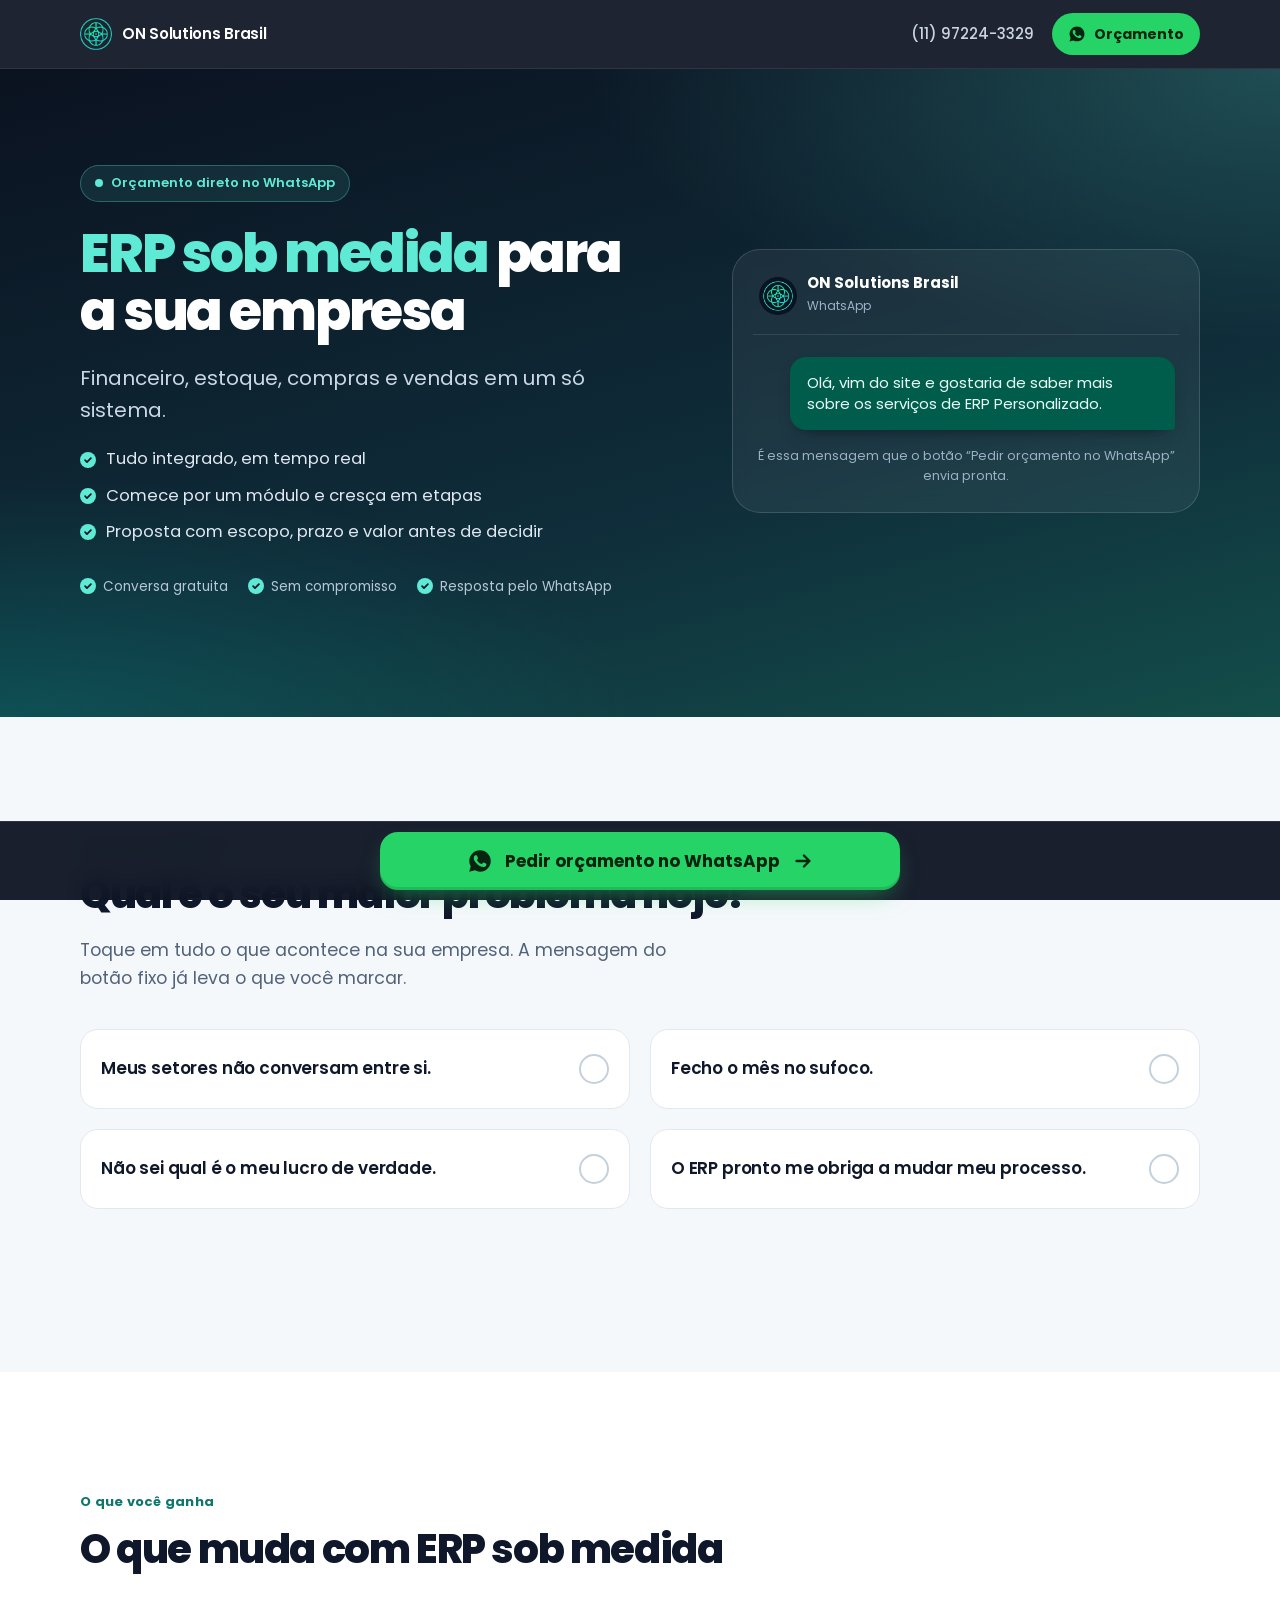
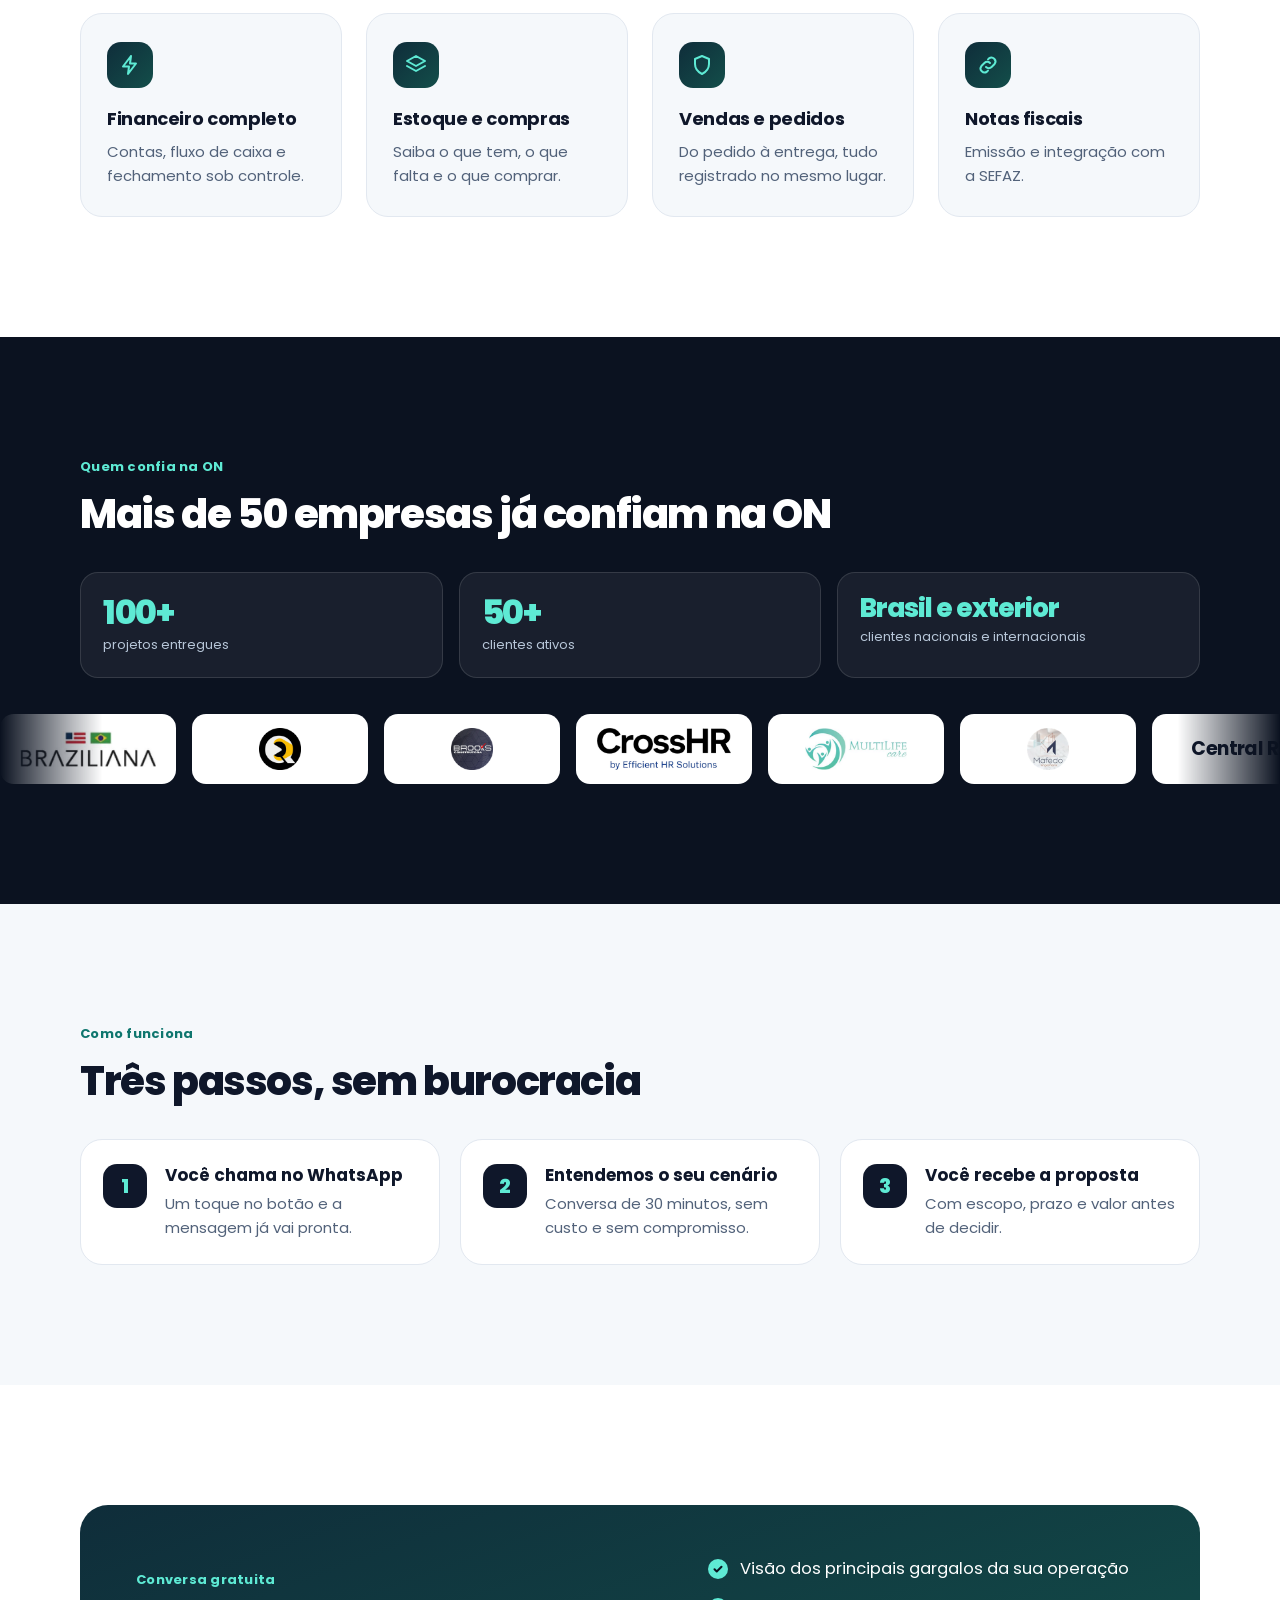
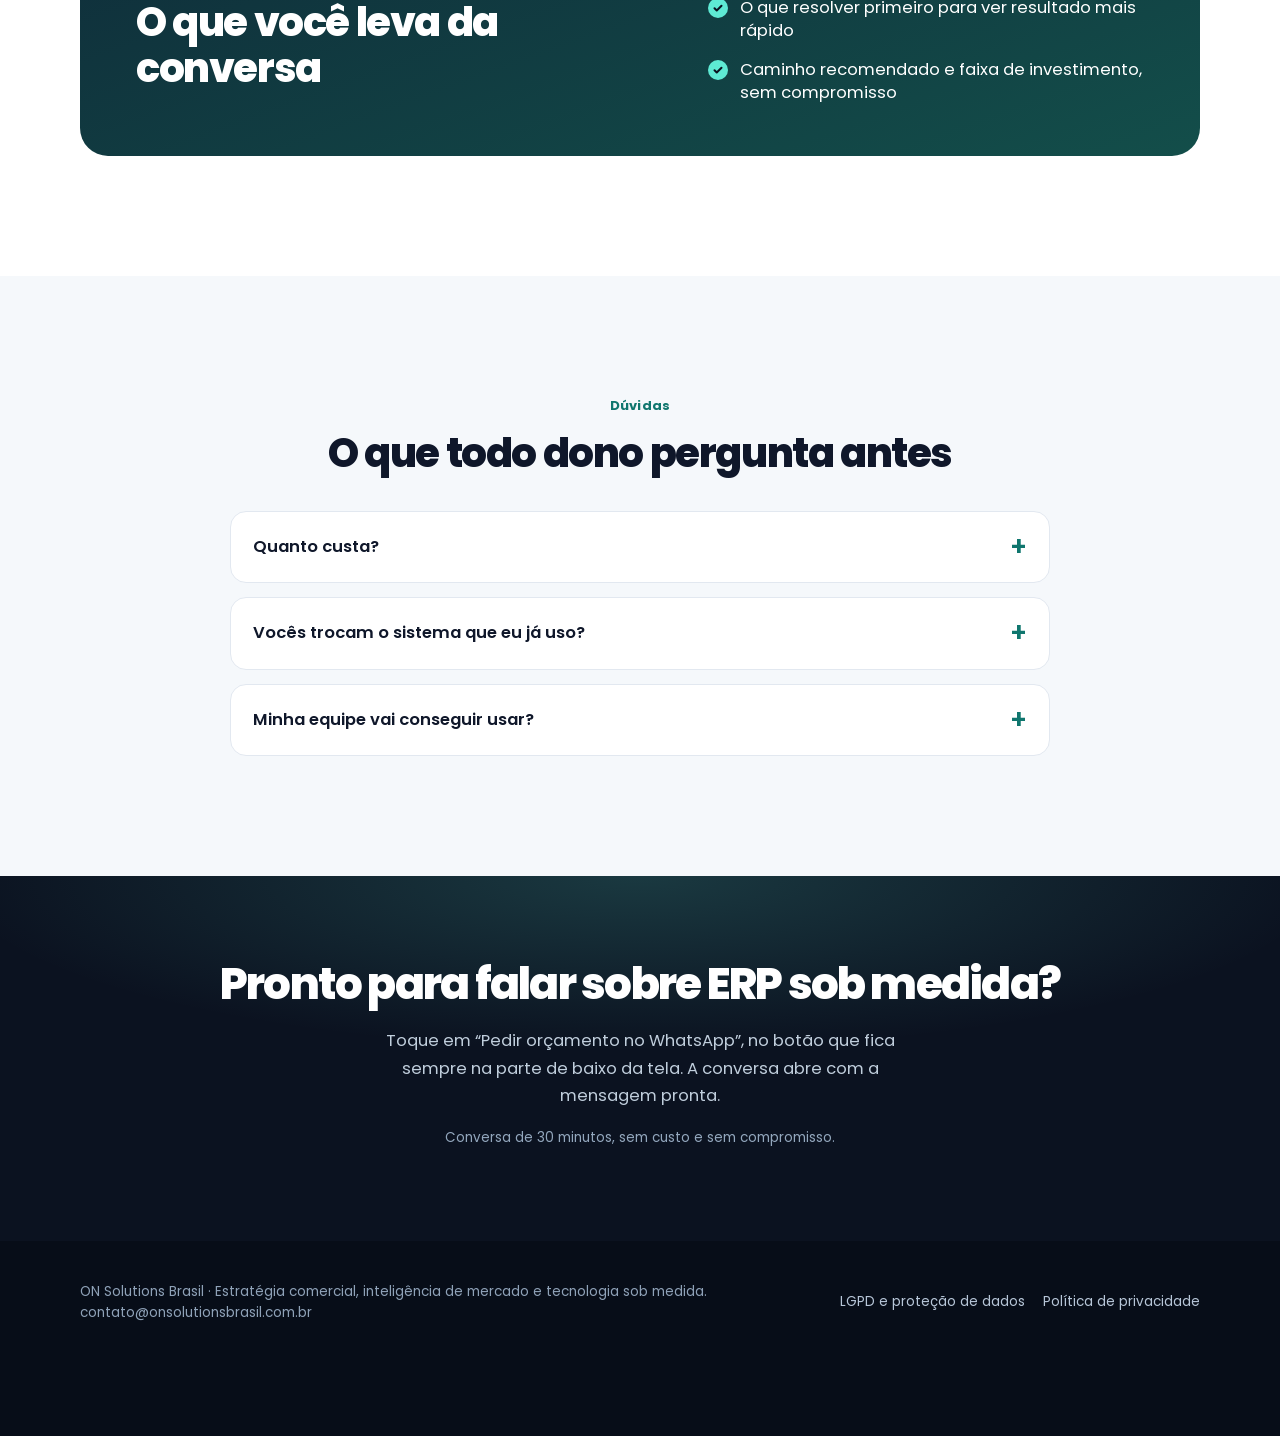
<file: index.html>
<!DOCTYPE html>
<html lang="pt-BR">
<head>
<meta charset="UTF-8">
<meta name="viewport" content="width=device-width, initial-scale=1, viewport-fit=cover">
<meta name="theme-color" content="#0B1220">
<title>ERP Sob Medida | ON Solutions Brasil</title>
<meta name="description" content="Financeiro, estoque, compras e vendas em um só sistema.">
<meta name="robots" content="noindex,follow">
<link rel="canonical" href="https://onsolutionsbrasil.com.br/lp/erp-sob-medida/">
<link rel="icon" type="image/png" href="assets/img/on-solutions-logo.png">
<link rel="apple-touch-icon" href="assets/img/on-solutions-logo.png">
<link rel="preconnect" href="https://fonts.googleapis.com">
<link rel="preconnect" href="https://fonts.gstatic.com" crossorigin>
<link href="https://fonts.googleapis.com/css2?family=Poppins:wght@400;500;600;700;800&display=swap" rel="stylesheet">
<link rel="stylesheet" href="css/styles.css?v=3">
</head>
<body class="l2">
<header class="top"><div class="w top-in">
  <span class="brand"><img src="[data-uri]" alt="" width="32" height="32"><span>ON Solutions<span class="br"> Brasil</span></span></span>
  <div class="top-r">
    <a class="top-phone" data-wa="Olá, vim do site e gostaria de saber mais sobre os serviços de ERP Personalizado." data-pos="topo-telefone" data-wa-main href="#">(11) 97224-3329</a>
    <a class="top-btn" data-wa="Olá, vim do site e gostaria de saber mais sobre os serviços de ERP Personalizado." data-pos="topo" data-wa-main href="#"><svg viewBox="0 0 24 24" aria-hidden="true"><path d="M12.04 2C6.58 2 2.13 6.45 2.13 11.91c0 1.75.46 3.45 1.32 4.95L2.05 22l5.25-1.38a9.9 9.9 0 0 0 4.74 1.21c5.46 0 9.91-4.45 9.91-9.91S17.5 2 12.04 2Zm5.8 14.1c-.25.69-1.45 1.32-2 1.37-.5.05-1.13.07-1.82-.11-.42-.13-.96-.31-1.65-.6-2.9-1.25-4.8-4.17-4.95-4.36-.14-.19-1.18-1.57-1.18-3s.75-2.13 1.02-2.42c.26-.29.57-.36.76-.36h.55c.18 0 .42-.07.65.5.25.58.83 2 .9 2.15.07.14.12.31.02.5-.09.19-.14.31-.28.48-.14.17-.3.37-.43.5-.14.14-.29.29-.12.58.17.29.74 1.22 1.59 1.97 1.09.97 2.01 1.27 2.3 1.41.29.14.46.12.63-.07.17-.19.72-.84.91-1.13.19-.29.38-.24.65-.14.26.1 1.67.79 1.96.93.29.14.48.22.55.34.07.12.07.7-.18 1.39Z"/></svg>Orçamento</a>
  </div>
</div></header>
<main class="view" data-kind="lp2" data-route="lp/erp-sob-medida" data-service="ERP Personalizado" data-title="ERP Sob Medida | ON Solutions Brasil">
<section class="hero">
  <div class="w hero-grid">
    <div>
      <span class="badge"><i></i>Orçamento direto no WhatsApp</span>
      <h1 class="h"><mark>ERP sob medida</mark> para a sua empresa</h1>
      <p class="sub">Financeiro, estoque, compras e vendas em um só sistema.</p>
      <ul class="points"><li>Tudo integrado, em tempo real</li><li>Comece por um módulo e cresça em etapas</li><li>Proposta com escopo, prazo e valor antes de decidir</li></ul>
      <div class="trust"><span>Conversa gratuita</span><span>Sem compromisso</span><span>Resposta pelo WhatsApp</span></div>
    </div>
    <div class="chat">
      <div class="chat-head"><img src="[data-uri]" alt="" width="38" height="38"><div><b>ON Solutions Brasil</b><small>WhatsApp</small></div></div>
      <div class="chat-body">
        <div class="bubble" data-bubble>Olá, vim do site e gostaria de saber mais sobre os serviços de ERP Personalizado.</div>
        <div class="chat-hint">É essa mensagem que o botão “Pedir orçamento no WhatsApp” envia pronta.</div>
      </div>
    </div>
  </div>
</section>
<section class="sec" id="dores">
  <div class="w">
    <div class="eyebrow">Você se reconhece?</div>
    <h2 class="t2">Qual é o seu maior problema hoje?</h2>
    <p class="lead2">Toque em tudo o que acontece na sua empresa. A mensagem do botão fixo já leva o que você marcar.</p>
    <div class="pains" role="group" aria-label="Seu maior desafio"><button type="button" class="pain" aria-pressed="false" data-q="Meus setores não conversam entre si."><span class="qt">Meus setores não conversam entre si.</span><span class="ck"><svg viewBox="0 0 24 24" aria-hidden="true"><path d="M5 12.5l4.5 4.5L19 7.5"/></svg></span></button><button type="button" class="pain" aria-pressed="false" data-q="Fecho o mês no sufoco."><span class="qt">Fecho o mês no sufoco.</span><span class="ck"><svg viewBox="0 0 24 24" aria-hidden="true"><path d="M5 12.5l4.5 4.5L19 7.5"/></svg></span></button><button type="button" class="pain" aria-pressed="false" data-q="Não sei qual é o meu lucro de verdade."><span class="qt">Não sei qual é o meu lucro de verdade.</span><span class="ck"><svg viewBox="0 0 24 24" aria-hidden="true"><path d="M5 12.5l4.5 4.5L19 7.5"/></svg></span></button><button type="button" class="pain" aria-pressed="false" data-q="O ERP pronto me obriga a mudar meu processo."><span class="qt">O ERP pronto me obriga a mudar meu processo.</span><span class="ck"><svg viewBox="0 0 24 24" aria-hidden="true"><path d="M5 12.5l4.5 4.5L19 7.5"/></svg></span></button></div>
    <p class="pains-hint" aria-live="polite" data-hint></p>
  </div>
</section>
<section class="sec sec-w" id="beneficios">
  <div class="w">
    <div class="eyebrow">O que você ganha</div>
    <h2 class="t2">O que muda com ERP sob medida</h2>
    <div class="bens"><div class="ben"><div class="bi"><svg viewBox="0 0 24 24" aria-hidden="true"><path d="M13 3L5 13.5h6L10 21l8-10.5h-6z"/></svg></div><h3>Financeiro completo</h3><p>Contas, fluxo de caixa e fechamento sob controle.</p></div><div class="ben"><div class="bi"><svg viewBox="0 0 24 24" aria-hidden="true"><path d="M12 3l9 5-9 5-9-5z"/><path d="M3 13l9 5 9-5"/></svg></div><h3>Estoque e compras</h3><p>Saiba o que tem, o que falta e o que comprar.</p></div><div class="ben"><div class="bi"><svg viewBox="0 0 24 24" aria-hidden="true"><path d="M12 3l7 3v5c0 4.5-3 8-7 10-4-2-7-5.5-7-10V6z"/></svg></div><h3>Vendas e pedidos</h3><p>Do pedido à entrega, tudo registrado no mesmo lugar.</p></div><div class="ben"><div class="bi"><svg viewBox="0 0 24 24" aria-hidden="true"><path d="M10 14a4 4 0 005.6 0l3-3a4 4 0 00-5.6-5.6l-1 1"/><path d="M14 10a4 4 0 00-5.6 0l-3 3a4 4 0 005.6 5.6l1-1"/></svg></div><h3>Notas fiscais</h3><p>Emissão e integração com a SEFAZ.</p></div></div>
  </div>
</section>
<section class="sec proof" id="clientes">
  <div class="w">
    <div class="eyebrow">Quem confia na ON</div>
    <h2 class="t2">Mais de 50 empresas já confiam na ON</h2>
    <div class="stats">
      <div class="stat"><b>100+</b><span>projetos entregues</span></div>
      <div class="stat"><b>50+</b><span>clientes ativos</span></div>
      <div class="stat wide"><b>Brasil e exterior</b><span>clientes nacionais e internacionais</span></div>
    </div>
  </div>
  <div class="marq marquee" data-marquee aria-label="Clientes da ON Solutions"><div class="track" data-track><div class="chip"><img src="[data-uri]" alt="Logo Braziliana" decoding="async"></div><div class="chip"><img src="[data-uri]" alt="Logo Quatri Automação" decoding="async"></div><div class="chip"><img src="[data-uri]" alt="Logo Brooks Construtora" decoding="async"></div><div class="chip"><img src="[data-uri]" alt="Logo CrossHR" decoding="async"></div><div class="chip"><img src="[data-uri]" alt="Logo MultiLife Care" decoding="async"></div><div class="chip"><img src="[data-uri]" alt="Logo Mafedo Engenharia" decoding="async"></div><div class="chip"><span class="wm">Central RZ</span></div></div></div>
</section>
<section class="sec" id="como-funciona">
  <div class="w">
    <div class="eyebrow">Como funciona</div>
    <h2 class="t2">Três passos, sem burocracia</h2>
    <div class="steps2"><div class="st"><div class="n">1</div><div><b>Você chama no WhatsApp</b><p>Um toque no botão e a mensagem já vai pronta.</p></div></div><div class="st"><div class="n">2</div><div><b>Entendemos o seu cenário</b><p>Conversa de 30 minutos, sem custo e sem compromisso.</p></div></div><div class="st"><div class="n">3</div><div><b>Você recebe a proposta</b><p>Com escopo, prazo e valor antes de decidir.</p></div></div></div>
  </div>
</section>
<section class="sec sec-w" id="oferta">
  <div class="w">
    <div class="offer">
      <div>
        <div class="eyebrow" style="color:var(--mint)">Conversa gratuita</div>
        <h2 class="t2">O que você leva da conversa</h2>
      </div>
      <ul>
        <li>Visão dos principais gargalos da sua operação</li>
        <li>O que resolver primeiro para ver resultado mais rápido</li>
        <li>Caminho recomendado e faixa de investimento, sem compromisso</li>
      </ul>
    </div>
  </div>
</section>
<section class="sec" id="duvidas">
  <div class="w">
    <div class="eyebrow">Dúvidas</div>
    <h2 class="t2">O que todo dono pergunta antes</h2>
    <div class="faq"><details><summary>Quanto custa?</summary><p>Depende do que a sua empresa precisa. Na conversa gratuita entendemos o seu cenário e você recebe uma proposta com escopo, prazo e valor antes de decidir.</p></details><details><summary>Vocês trocam o sistema que eu já uso?</summary><p>Nem sempre. Dá para integrar o que você já tem e criar só o que falta.</p></details><details><summary>Minha equipe vai conseguir usar?</summary><p>A solução é desenhada em cima da rotina que sua equipe já tem, e não o contrário. Treinamos o time e acompanhamos o início de uso até todo mundo estar seguro.</p></details></div>
  </div>
</section>
<section class="final" id="conversa">
  <div class="w">
    <h2 class="h2 final-t">Pronto para falar sobre ERP sob medida?</h2>
    <p class="lead3">Toque em “Pedir orçamento no WhatsApp”, no botão que fica sempre na parte de baixo da tela. A conversa abre com a mensagem pronta.</p>
    <p class="note">Conversa de 30 minutos, sem custo e sem compromisso.</p>
  </div>
</section>
</main>
<footer class="foot"><div class="w foot-in">
  <div>ON Solutions Brasil · Estratégia comercial, inteligência de mercado e tecnologia sob medida.<br>contato@onsolutionsbrasil.com.br</div>
  <div class="lk"><a href="/lgpd/">LGPD e proteção de dados</a><a href="/politica-de-privacidade/">Política de privacidade</a></div>
</div></footer>
<div class="sticky"><a class="cta" data-wa="Olá, vim do site e gostaria de saber mais sobre os serviços de ERP Personalizado." data-pos="barra-fixa" data-wa-main href="#"><svg viewBox="0 0 24 24" aria-hidden="true"><path d="M12.04 2C6.58 2 2.13 6.45 2.13 11.91c0 1.75.46 3.45 1.32 4.95L2.05 22l5.25-1.38a9.9 9.9 0 0 0 4.74 1.21c5.46 0 9.91-4.45 9.91-9.91S17.5 2 12.04 2Zm5.8 14.1c-.25.69-1.45 1.32-2 1.37-.5.05-1.13.07-1.82-.11-.42-.13-.96-.31-1.65-.6-2.9-1.25-4.8-4.17-4.95-4.36-.14-.19-1.18-1.57-1.18-3s.75-2.13 1.02-2.42c.26-.29.57-.36.76-.36h.55c.18 0 .42-.07.65.5.25.58.83 2 .9 2.15.07.14.12.31.02.5-.09.19-.14.31-.28.48-.14.17-.3.37-.43.5-.14.14-.29.29-.12.58.17.29.74 1.22 1.59 1.97 1.09.97 2.01 1.27 2.3 1.41.29.14.46.12.63-.07.17-.19.72-.84.91-1.13.19-.29.38-.24.65-.14.26.1 1.67.79 1.96.93.29.14.48.22.55.34.07.12.07.7-.18 1.39Z"/></svg><span>Pedir orçamento no WhatsApp</span><svg class="arr" viewBox="0 0 24 24" aria-hidden="true"><path d="M5 12h14M13 6l6 6-6 6"/></svg></a></div>
<script src="js/main.js?v=2"></script>
</body>
</html>
</file>
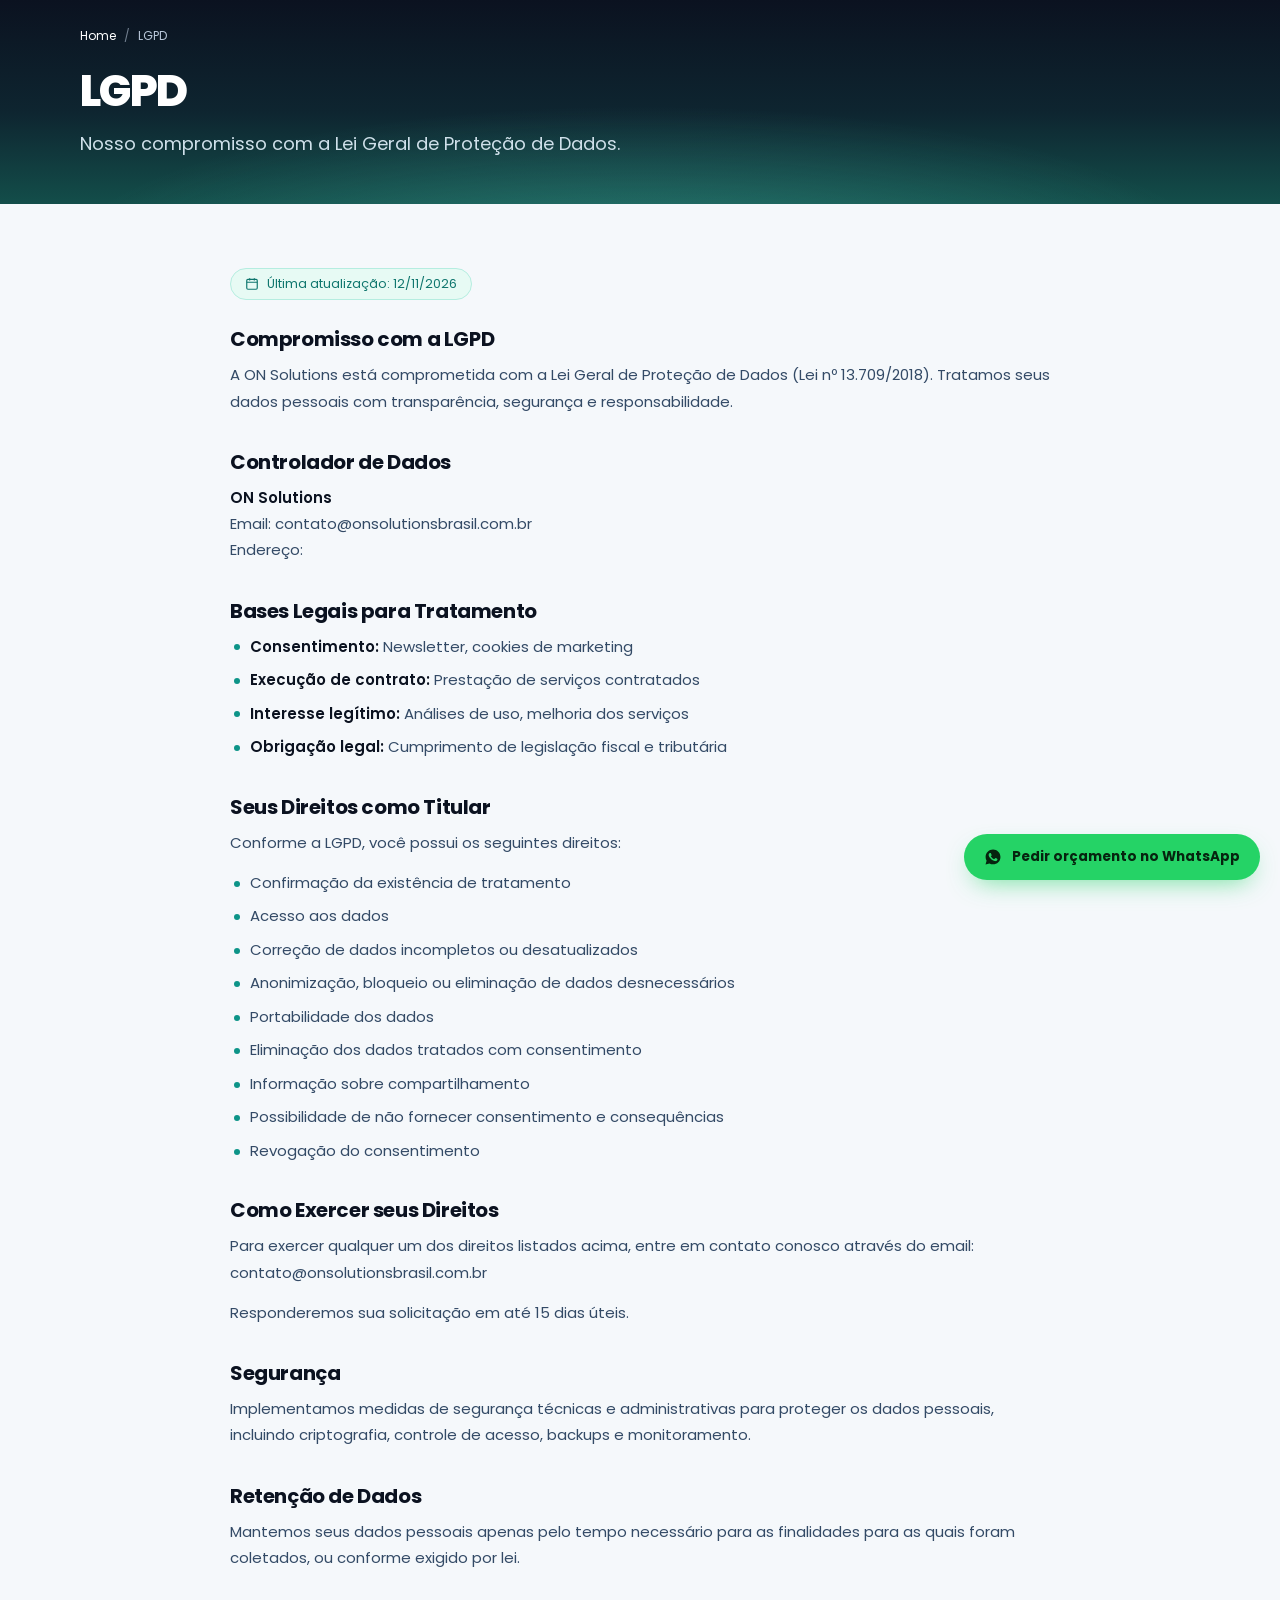
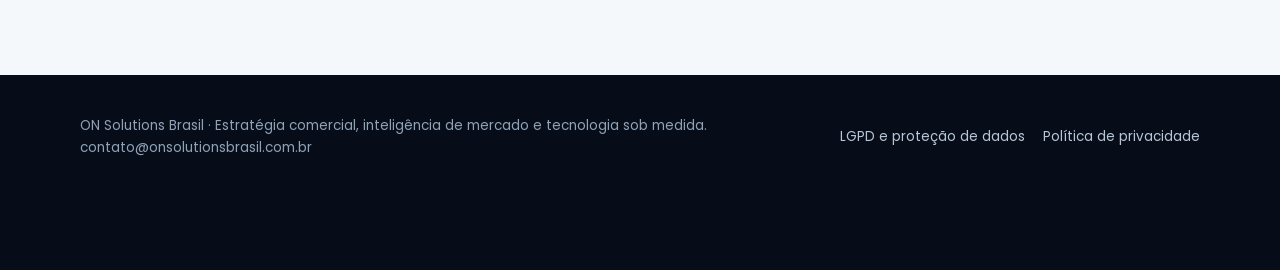
<file: lgpd/index.html>
<!DOCTYPE html>
<html lang="pt-BR">
<head>
<meta charset="UTF-8">
<meta name="viewport" content="width=device-width, initial-scale=1, viewport-fit=cover">
<meta name="theme-color" content="#0B1220">
<title>LGPD | ON Solutions Brasil</title>
<meta name="description" content="Nosso compromisso com a Lei Geral de Proteção de Dados (Lei nº 13.709/2018).">
<link rel="canonical" href="https://onsolutionsbrasil.com.br/lgpd">
<link rel="icon" type="image/png" href="../assets/img/on-solutions-logo.png">
<link rel="preconnect" href="https://fonts.googleapis.com">
<link rel="preconnect" href="https://fonts.gstatic.com" crossorigin>
<link href="https://fonts.googleapis.com/css2?family=Poppins:wght@400;500;600;700;800&display=swap" rel="stylesheet">
<link rel="stylesheet" href="../css/styles.css?v=4">
</head>
<body class="legal-page">
<section class="lhero"><div class="w">
  <nav class="crumb" aria-label="Você está em"><a href="../">Home</a><i>/</i><span>LGPD</span></nav>
  <h1>LGPD</h1>
  <p>Nosso compromisso com a Lei Geral de Proteção de Dados.</p>
</div></section>
<main class="legal"><div class="w">
  <article class="legal-box">
    <div class="upd"><svg viewBox="0 0 24 24" aria-hidden="true"><rect x="3" y="4" width="18" height="17" rx="2"/><path d="M3 9h18M8 2v4M16 2v4"/></svg>Última atualização: 12/11/2026</div>
    <h2>Compromisso com a LGPD</h2>
    <p>A ON Solutions está comprometida com a Lei Geral de Proteção de Dados (Lei nº 13.709/2018). Tratamos seus dados pessoais com transparência, segurança e responsabilidade.</p>
    <h2>Controlador de Dados</h2>
    <p><strong>ON Solutions</strong><br>Email: contato@onsolutionsbrasil.com.br<br>Endereço:</p>
    <h2>Bases Legais para Tratamento</h2>
    <ul>
      <li><strong>Consentimento:</strong> Newsletter, cookies de marketing</li>
      <li><strong>Execução de contrato:</strong> Prestação de serviços contratados</li>
      <li><strong>Interesse legítimo:</strong> Análises de uso, melhoria dos serviços</li>
      <li><strong>Obrigação legal:</strong> Cumprimento de legislação fiscal e tributária</li>
    </ul>
    <h2>Seus Direitos como Titular</h2>
    <p>Conforme a LGPD, você possui os seguintes direitos:</p>
    <ul>
      <li>Confirmação da existência de tratamento</li>
      <li>Acesso aos dados</li>
      <li>Correção de dados incompletos ou desatualizados</li>
      <li>Anonimização, bloqueio ou eliminação de dados desnecessários</li>
      <li>Portabilidade dos dados</li>
      <li>Eliminação dos dados tratados com consentimento</li>
      <li>Informação sobre compartilhamento</li>
      <li>Possibilidade de não fornecer consentimento e consequências</li>
      <li>Revogação do consentimento</li>
    </ul>
    <h2>Como Exercer seus Direitos</h2>
    <p>Para exercer qualquer um dos direitos listados acima, entre em contato conosco através do email: contato@onsolutionsbrasil.com.br</p>
    <p>Responderemos sua solicitação em até 15 dias úteis.</p>
    <h2>Segurança</h2>
    <p>Implementamos medidas de segurança técnicas e administrativas para proteger os dados pessoais, incluindo criptografia, controle de acesso, backups e monitoramento.</p>
    <h2>Retenção de Dados</h2>
    <p>Mantemos seus dados pessoais apenas pelo tempo necessário para as finalidades para as quais foram coletados, ou conforme exigido por lei.</p>
  </article>
</div></main>
<footer class="foot"><div class="w foot-in">
  <div>ON Solutions Brasil · Estratégia comercial, inteligência de mercado e tecnologia sob medida.<br>contato@onsolutionsbrasil.com.br</div>
  <div class="lk"><a href="../lgpd/">LGPD e proteção de dados</a><a href="../politica-de-privacidade/">Política de privacidade</a></div>
</div></footer>
<a class="wa-fab" href="https://wa.me/5511972243329?text=Ol%C3%A1%2C%20vim%20do%20site%20e%20gostaria%20de%20saber%20mais%20sobre%20os%20servi%C3%A7os%20da%20ON%20Solutions." target="_blank" rel="noopener"><svg viewBox="0 0 24 24" aria-hidden="true"><path d="M12.04 2C6.58 2 2.13 6.45 2.13 11.91c0 1.75.46 3.45 1.32 4.95L2.05 22l5.25-1.38a9.9 9.9 0 0 0 4.74 1.21c5.46 0 9.91-4.45 9.91-9.91S17.5 2 12.04 2Zm5.8 14.1c-.25.69-1.45 1.32-2 1.37-.5.05-1.13.07-1.82-.11-.42-.13-.96-.31-1.65-.6-2.9-1.25-4.8-4.17-4.95-4.36-.14-.19-1.18-1.57-1.18-3s.75-2.13 1.02-2.42c.26-.29.57-.36.76-.36h.55c.18 0 .42-.07.65.5.25.58.83 2 .9 2.15.07.14.12.31.02.5-.09.19-.14.31-.28.48-.14.17-.3.37-.43.5-.14.14-.29.29-.12.58.17.29.74 1.22 1.59 1.97 1.09.97 2.01 1.27 2.3 1.41.29.14.46.12.63-.07.17-.19.72-.84.91-1.13.19-.29.38-.24.65-.14.26.1 1.67.79 1.96.93.29.14.48.22.55.34.07.12.07.7-.18 1.39Z"/></svg>Pedir orçamento no WhatsApp</a>
</body>
</html>
</file>
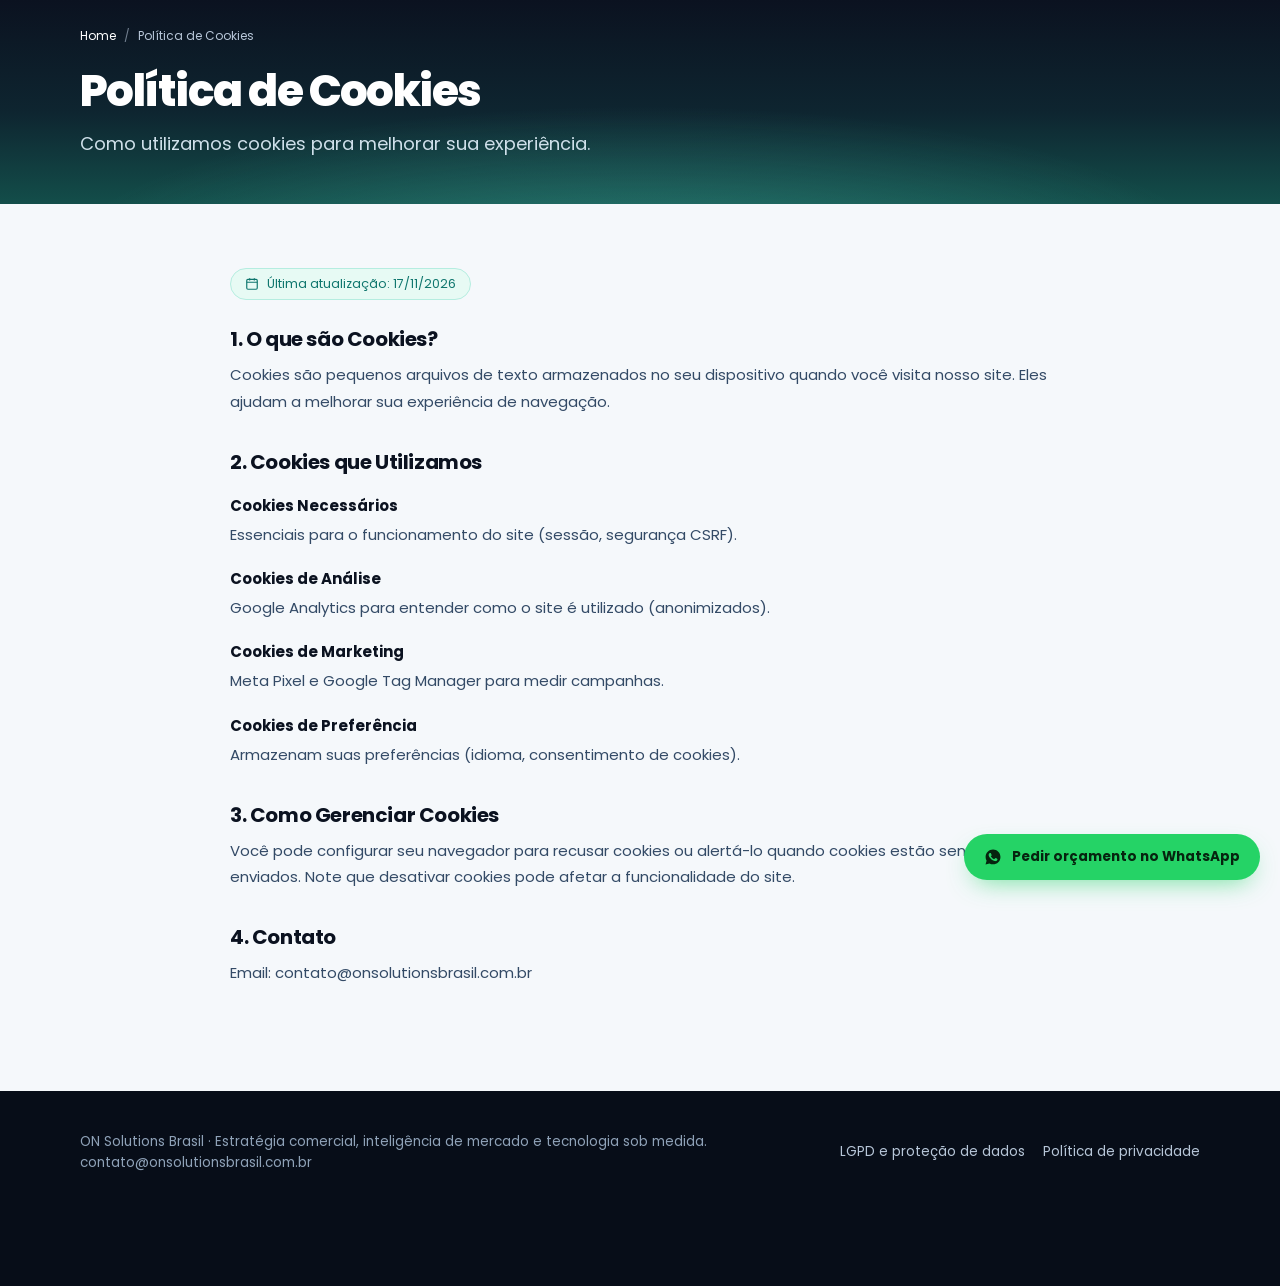
<file: politica-de-cookies/index.html>
<!DOCTYPE html>
<html lang="pt-BR">
<head>
<meta charset="UTF-8">
<meta name="viewport" content="width=device-width, initial-scale=1, viewport-fit=cover">
<meta name="theme-color" content="#0B1220">
<title>Política de Cookies | ON Solutions Brasil</title>
<meta name="description" content="Como a ON Solutions Brasil utiliza cookies para melhorar sua experiência.">
<link rel="canonical" href="https://onsolutionsbrasil.com.br/politica-de-cookies">
<link rel="icon" type="image/png" href="../assets/img/on-solutions-logo.png">
<link rel="preconnect" href="https://fonts.googleapis.com">
<link rel="preconnect" href="https://fonts.gstatic.com" crossorigin>
<link href="https://fonts.googleapis.com/css2?family=Poppins:wght@400;500;600;700;800&display=swap" rel="stylesheet">
<link rel="stylesheet" href="../css/styles.css?v=4">
</head>
<body class="legal-page">
<section class="lhero"><div class="w">
  <nav class="crumb" aria-label="Você está em"><a href="../">Home</a><i>/</i><span>Política de Cookies</span></nav>
  <h1>Política de Cookies</h1>
  <p>Como utilizamos cookies para melhorar sua experiência.</p>
</div></section>
<main class="legal"><div class="w">
  <article class="legal-box">
    <div class="upd"><svg viewBox="0 0 24 24" aria-hidden="true"><rect x="3" y="4" width="18" height="17" rx="2"/><path d="M3 9h18M8 2v4M16 2v4"/></svg>Última atualização: 17/11/2026</div>
    <h2>1. O que são Cookies?</h2>
    <p>Cookies são pequenos arquivos de texto armazenados no seu dispositivo quando você visita nosso site. Eles ajudam a melhorar sua experiência de navegação.</p>
    <h2>2. Cookies que Utilizamos</h2>
    <h3>Cookies Necessários</h3>
    <p>Essenciais para o funcionamento do site (sessão, segurança CSRF).</p>
    <h3>Cookies de Análise</h3>
    <p>Google Analytics para entender como o site é utilizado (anonimizados).</p>
    <h3>Cookies de Marketing</h3>
    <p>Meta Pixel e Google Tag Manager para medir campanhas.</p>
    <h3>Cookies de Preferência</h3>
    <p>Armazenam suas preferências (idioma, consentimento de cookies).</p>
    <h2>3. Como Gerenciar Cookies</h2>
    <p>Você pode configurar seu navegador para recusar cookies ou alertá-lo quando cookies estão sendo enviados. Note que desativar cookies pode afetar a funcionalidade do site.</p>
    <h2>4. Contato</h2>
    <p>Email: contato@onsolutionsbrasil.com.br</p>
  </article>
</div></main>
<footer class="foot"><div class="w foot-in">
  <div>ON Solutions Brasil · Estratégia comercial, inteligência de mercado e tecnologia sob medida.<br>contato@onsolutionsbrasil.com.br</div>
  <div class="lk"><a href="../lgpd/">LGPD e proteção de dados</a><a href="../politica-de-privacidade/">Política de privacidade</a></div>
</div></footer>
<a class="wa-fab" href="https://wa.me/5511972243329?text=Ol%C3%A1%2C%20vim%20do%20site%20e%20gostaria%20de%20saber%20mais%20sobre%20os%20servi%C3%A7os%20da%20ON%20Solutions." target="_blank" rel="noopener"><svg viewBox="0 0 24 24" aria-hidden="true"><path d="M12.04 2C6.58 2 2.13 6.45 2.13 11.91c0 1.75.46 3.45 1.32 4.95L2.05 22l5.25-1.38a9.9 9.9 0 0 0 4.74 1.21c5.46 0 9.91-4.45 9.91-9.91S17.5 2 12.04 2Zm5.8 14.1c-.25.69-1.45 1.32-2 1.37-.5.05-1.13.07-1.82-.11-.42-.13-.96-.31-1.65-.6-2.9-1.25-4.8-4.17-4.95-4.36-.14-.19-1.18-1.57-1.18-3s.75-2.13 1.02-2.42c.26-.29.57-.36.76-.36h.55c.18 0 .42-.07.65.5.25.58.83 2 .9 2.15.07.14.12.31.02.5-.09.19-.14.31-.28.48-.14.17-.3.37-.43.5-.14.14-.29.29-.12.58.17.29.74 1.22 1.59 1.97 1.09.97 2.01 1.27 2.3 1.41.29.14.46.12.63-.07.17-.19.72-.84.91-1.13.19-.29.38-.24.65-.14.26.1 1.67.79 1.96.93.29.14.48.22.55.34.07.12.07.7-.18 1.39Z"/></svg>Pedir orçamento no WhatsApp</a>
</body>
</html>
</file>
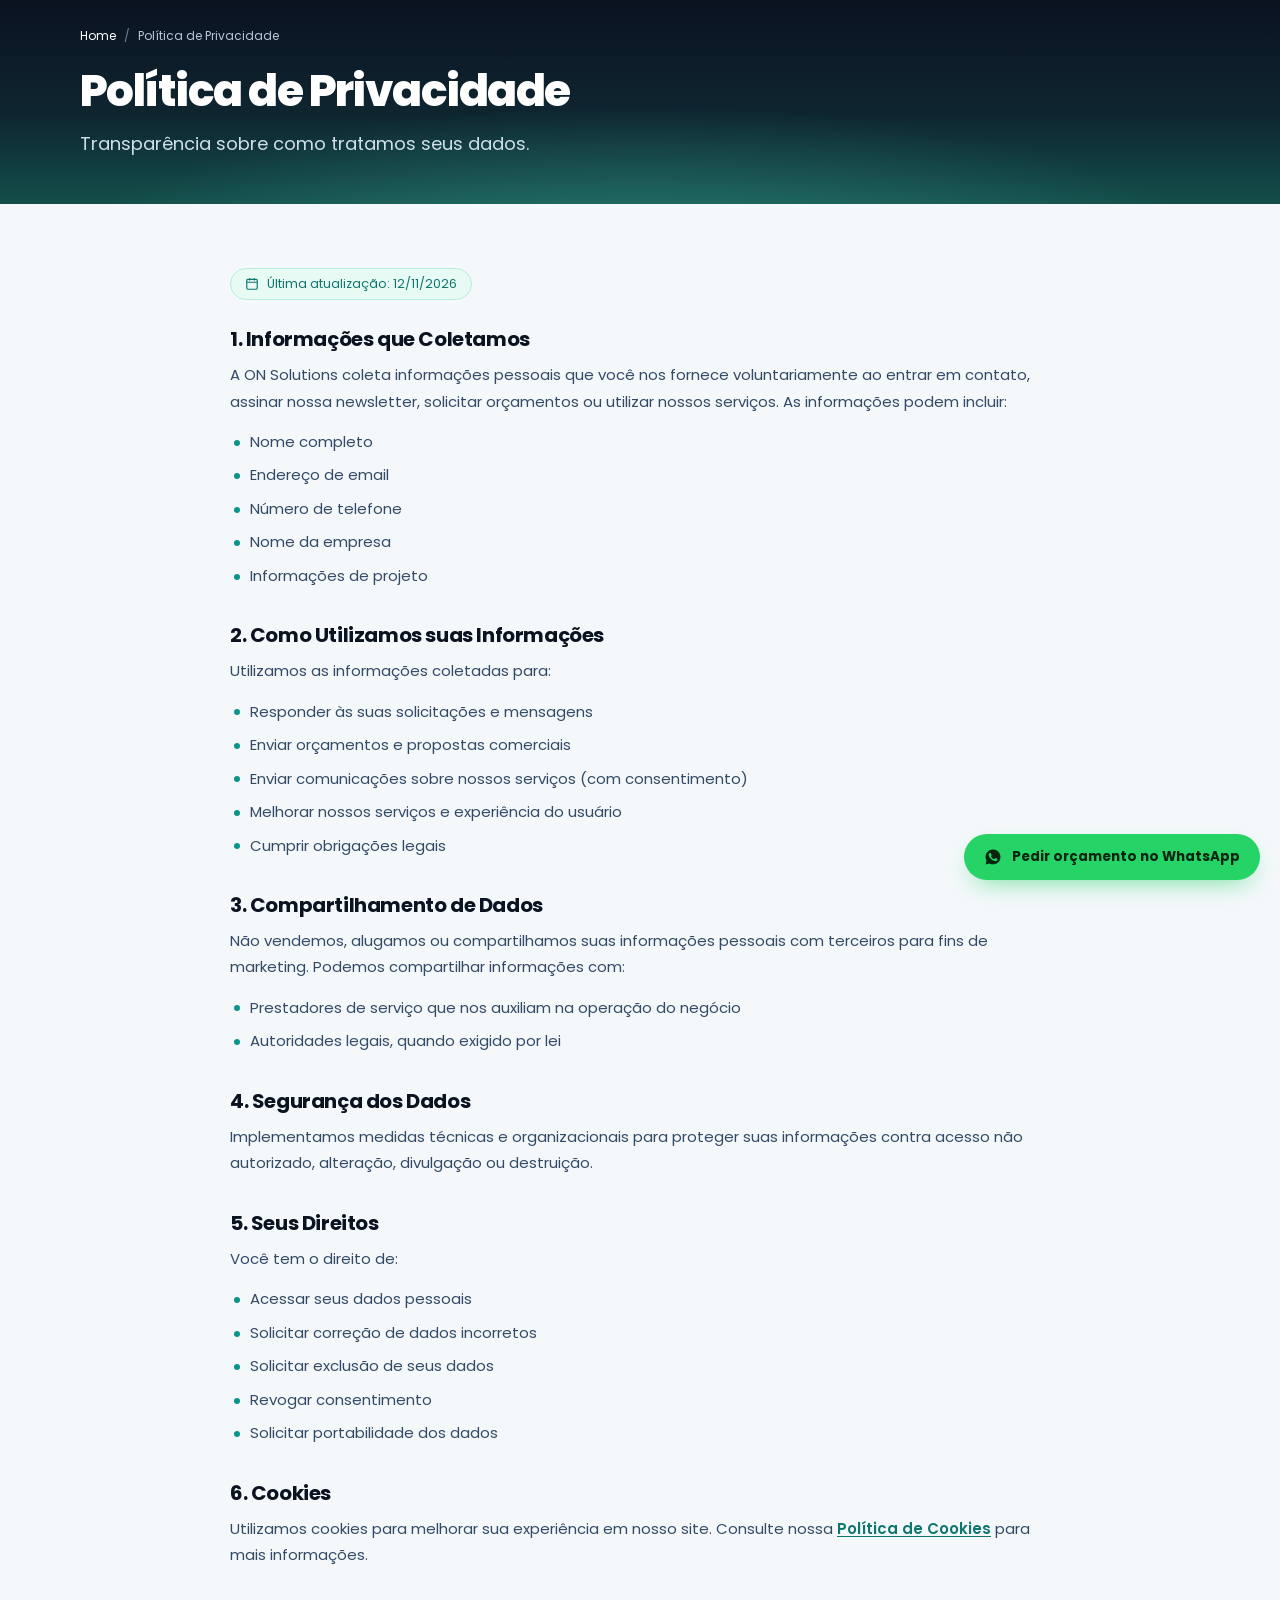
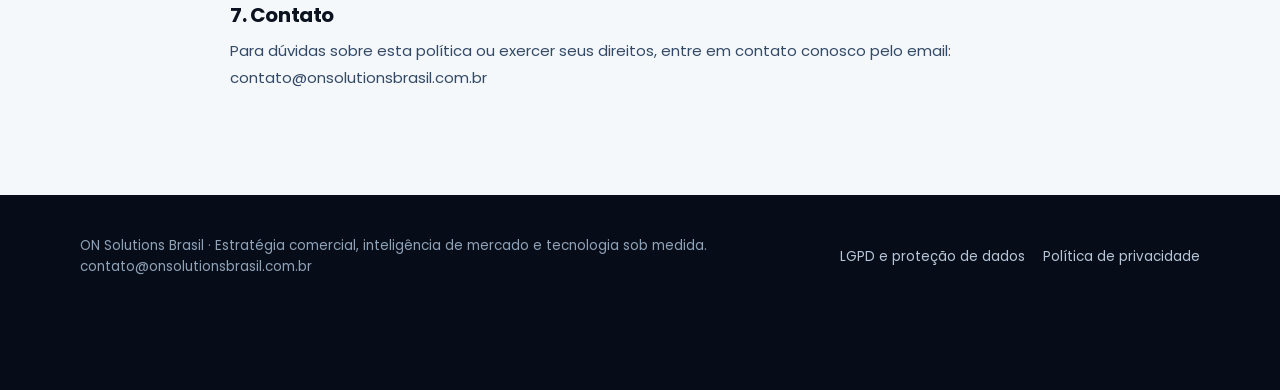
<file: politica-de-privacidade/index.html>
<!DOCTYPE html>
<html lang="pt-BR">
<head>
<meta charset="UTF-8">
<meta name="viewport" content="width=device-width, initial-scale=1, viewport-fit=cover">
<meta name="theme-color" content="#0B1220">
<title>Política de Privacidade | ON Solutions Brasil</title>
<meta name="description" content="Transparência sobre como a ON Solutions Brasil trata seus dados.">
<link rel="canonical" href="https://onsolutionsbrasil.com.br/politica-de-privacidade">
<link rel="icon" type="image/png" href="../assets/img/on-solutions-logo.png">
<link rel="preconnect" href="https://fonts.googleapis.com">
<link rel="preconnect" href="https://fonts.gstatic.com" crossorigin>
<link href="https://fonts.googleapis.com/css2?family=Poppins:wght@400;500;600;700;800&display=swap" rel="stylesheet">
<link rel="stylesheet" href="../css/styles.css?v=4">
</head>
<body class="legal-page">
<section class="lhero"><div class="w">
  <nav class="crumb" aria-label="Você está em"><a href="../">Home</a><i>/</i><span>Política de Privacidade</span></nav>
  <h1>Política de Privacidade</h1>
  <p>Transparência sobre como tratamos seus dados.</p>
</div></section>
<main class="legal"><div class="w">
  <article class="legal-box">
    <div class="upd"><svg viewBox="0 0 24 24" aria-hidden="true"><rect x="3" y="4" width="18" height="17" rx="2"/><path d="M3 9h18M8 2v4M16 2v4"/></svg>Última atualização: 12/11/2026</div>
    <h2>1. Informações que Coletamos</h2>
    <p>A ON Solutions coleta informações pessoais que você nos fornece voluntariamente ao entrar em contato, assinar nossa newsletter, solicitar orçamentos ou utilizar nossos serviços. As informações podem incluir:</p>
    <ul>
      <li>Nome completo</li>
      <li>Endereço de email</li>
      <li>Número de telefone</li>
      <li>Nome da empresa</li>
      <li>Informações de projeto</li>
    </ul>
    <h2>2. Como Utilizamos suas Informações</h2>
    <p>Utilizamos as informações coletadas para:</p>
    <ul>
      <li>Responder às suas solicitações e mensagens</li>
      <li>Enviar orçamentos e propostas comerciais</li>
      <li>Enviar comunicações sobre nossos serviços (com consentimento)</li>
      <li>Melhorar nossos serviços e experiência do usuário</li>
      <li>Cumprir obrigações legais</li>
    </ul>
    <h2>3. Compartilhamento de Dados</h2>
    <p>Não vendemos, alugamos ou compartilhamos suas informações pessoais com terceiros para fins de marketing. Podemos compartilhar informações com:</p>
    <ul>
      <li>Prestadores de serviço que nos auxiliam na operação do negócio</li>
      <li>Autoridades legais, quando exigido por lei</li>
    </ul>
    <h2>4. Segurança dos Dados</h2>
    <p>Implementamos medidas técnicas e organizacionais para proteger suas informações contra acesso não autorizado, alteração, divulgação ou destruição.</p>
    <h2>5. Seus Direitos</h2>
    <p>Você tem o direito de:</p>
    <ul>
      <li>Acessar seus dados pessoais</li>
      <li>Solicitar correção de dados incorretos</li>
      <li>Solicitar exclusão de seus dados</li>
      <li>Revogar consentimento</li>
      <li>Solicitar portabilidade dos dados</li>
    </ul>
    <h2>6. Cookies</h2>
    <p>Utilizamos cookies para melhorar sua experiência em nosso site. Consulte nossa <a href="../politica-de-cookies/">Política de Cookies</a> para mais informações.</p>
    <h2>7. Contato</h2>
    <p>Para dúvidas sobre esta política ou exercer seus direitos, entre em contato conosco pelo email: contato@onsolutionsbrasil.com.br</p>
  </article>
</div></main>
<footer class="foot"><div class="w foot-in">
  <div>ON Solutions Brasil · Estratégia comercial, inteligência de mercado e tecnologia sob medida.<br>contato@onsolutionsbrasil.com.br</div>
  <div class="lk"><a href="../lgpd/">LGPD e proteção de dados</a><a href="../politica-de-privacidade/">Política de privacidade</a></div>
</div></footer>
<a class="wa-fab" href="https://wa.me/5511972243329?text=Ol%C3%A1%2C%20vim%20do%20site%20e%20gostaria%20de%20saber%20mais%20sobre%20os%20servi%C3%A7os%20da%20ON%20Solutions." target="_blank" rel="noopener"><svg viewBox="0 0 24 24" aria-hidden="true"><path d="M12.04 2C6.58 2 2.13 6.45 2.13 11.91c0 1.75.46 3.45 1.32 4.95L2.05 22l5.25-1.38a9.9 9.9 0 0 0 4.74 1.21c5.46 0 9.91-4.45 9.91-9.91S17.5 2 12.04 2Zm5.8 14.1c-.25.69-1.45 1.32-2 1.37-.5.05-1.13.07-1.82-.11-.42-.13-.96-.31-1.65-.6-2.9-1.25-4.8-4.17-4.95-4.36-.14-.19-1.18-1.57-1.18-3s.75-2.13 1.02-2.42c.26-.29.57-.36.76-.36h.55c.18 0 .42-.07.65.5.25.58.83 2 .9 2.15.07.14.12.31.02.5-.09.19-.14.31-.28.48-.14.17-.3.37-.43.5-.14.14-.29.29-.12.58.17.29.74 1.22 1.59 1.97 1.09.97 2.01 1.27 2.3 1.41.29.14.46.12.63-.07.17-.19.72-.84.91-1.13.19-.29.38-.24.65-.14.26.1 1.67.79 1.96.93.29.14.48.22.55.34.07.12.07.7-.18 1.39Z"/></svg>Pedir orçamento no WhatsApp</a>
</body>
</html>
</file>
<file: css/styles.css>
:root{
  --ink:#0B1220;
  --navy:#0F172A;
  --bg:#F5F8FB;
  --line:#E2E8F0;
  --text:#0F172A;
  --soft:#52627A;
  --mint:#5EEAD4;
  --teal:#0D9488;
  --tealD:#0F766E;
  --wa:#25D366;
  --waD:#1EBE5B;
  --font:"Poppins","Segoe UI",system-ui,-apple-system,sans-serif;
}
*,*::before,*::after{box-sizing:border-box}
html{scroll-behavior:smooth;-webkit-text-size-adjust:100%}
body{margin:0;font-family:var(--font);color:var(--text);background:var(--bg);line-height:1.6;font-size:16px;-webkit-font-smoothing:antialiased;overflow-x:hidden}
h1,h2,h3,p,ul{margin:0}
ul{padding:0;list-style:none}
a{color:inherit}
img{display:block;max-width:100%}
.w{width:min(1120px,100% - 40px);margin-inline:auto}
:focus-visible{outline:3px solid var(--teal);outline-offset:3px;border-radius:10px}
.top :focus-visible,.hero :focus-visible,.proof :focus-visible,.final :focus-visible,.sticky :focus-visible{outline-color:var(--mint)}

/* ---------- Header ---------- */
.top{position:sticky;top:0;z-index:50;background:rgba(11,18,32,.92);backdrop-filter:blur(12px);-webkit-backdrop-filter:blur(12px);border-bottom:1px solid rgba(255,255,255,.08);transition:transform .3s ease}
.top.hide{transform:translateY(-100%)}
.top-in{display:flex;align-items:center;justify-content:space-between;height:60px;gap:12px}
.brand{display:flex;align-items:center;gap:10px;color:#fff;font-weight:600;font-size:15px;letter-spacing:-.02em;white-space:nowrap}
.brand img{width:32px;height:32px}
/* Marca textual (placeholder do logotipo raster da ON Solutions) */
.brand-mark{flex:none;width:32px;height:32px;border-radius:9px;background:linear-gradient(135deg,#0F2D3A,#134E4A);color:var(--mint);font-weight:800;font-size:13px;letter-spacing:.02em;display:grid;place-items:center}
.top-r{display:flex;align-items:center;gap:18px}
.top-phone{display:none;color:#CBD5E1;font-weight:500;font-size:15px;text-decoration:none}
.top-phone:hover{color:var(--mint)}
.top-btn{display:inline-flex;align-items:center;gap:8px;background:var(--wa);color:#06240F;font-weight:700;font-size:14px;padding:10px 16px;border-radius:999px;text-decoration:none;white-space:nowrap}
.top-btn svg{width:18px;height:18px;fill:currentColor}
@media(max-width:400px){.brand .br{display:none}}

/* ---------- Hero ---------- */
.hero{background:radial-gradient(90% 70% at 100% 0%,rgba(94,234,212,.22),transparent 60%),radial-gradient(80% 60% at 0% 100%,rgba(13,148,136,.32),transparent 62%),linear-gradient(165deg,#0B1220 0%,#0F2D3A 62%,#134E4A 100%);color:#fff;padding:40px 0 64px}
.hero-grid{display:grid;gap:40px}
.badge{display:inline-flex;align-items:center;gap:8px;font-size:13px;font-weight:600;color:var(--mint);background:rgba(94,234,212,.10);border:1px solid rgba(94,234,212,.30);padding:7px 14px;border-radius:999px}
.badge i{width:8px;height:8px;border-radius:50%;background:var(--mint);animation:ping 2s infinite}
@keyframes ping{0%{box-shadow:0 0 0 0 rgba(94,234,212,.6)}70%,100%{box-shadow:0 0 0 10px rgba(94,234,212,0)}}
.h{font-size:clamp(29px,8.4vw,54px);line-height:1.08;font-weight:800;letter-spacing:-.04em;margin-top:22px}
.h mark{background:none;color:var(--mint)}
.sub{margin-top:22px;font-size:clamp(17px,4.5vw,20px);line-height:1.6;color:#CBD7E4;max-width:560px}
.points{display:none}
.trust{display:flex;flex-wrap:wrap;gap:12px 20px;margin-top:30px;font-size:13.5px;color:#B7C6D8}
.trust span{display:inline-flex;align-items:center;gap:7px}
.trust span::before,.points li::before,.offer li::before{content:"";flex:none;width:16px;height:16px;border-radius:50%;background:var(--mint) url("data:image/svg+xml,%3Csvg xmlns='http://www.w3.org/2000/svg' viewBox='0 0 24 24' fill='none' stroke='%230B1220' stroke-width='4' stroke-linecap='round' stroke-linejoin='round'%3E%3Cpath d='M5 12.5l4.5 4.5L19 7.5'/%3E%3C/svg%3E") center/10px no-repeat}

/* ---------- Card WhatsApp (hero) ---------- */
.chat{display:block;text-decoration:none;color:#fff;background:rgba(255,255,255,.06);border:1px solid rgba(255,255,255,.14);border-radius:28px;padding:20px;backdrop-filter:blur(8px);-webkit-backdrop-filter:blur(8px)}
.chat-head{display:flex;align-items:center;gap:10px;padding:4px 6px 16px;border-bottom:1px solid rgba(255,255,255,.10)}
.chat-head img{width:38px;height:38px;border-radius:50%;background:#0B1220;padding:4px}
/* Marca textual (placeholder do logotipo raster da ON Solutions) no card do WhatsApp */
.chat-mark{flex:none;width:38px;height:38px;border-radius:50%;background:#0B1220;color:var(--mint);font-weight:800;font-size:14px;display:grid;place-items:center}
.chat-head b{display:block;font-size:15px;line-height:1.2}
.chat-head small{font-size:12px;color:#9FB2C7}
.chat-body{padding:22px 4px 6px;display:flex;flex-direction:column;gap:16px}
.bubble{align-self:flex-end;max-width:92%;background:#005C4B;color:#E9FFF7;border-radius:16px 16px 4px 16px;padding:15px 17px;font-size:15px;line-height:1.45;box-shadow:0 8px 18px -10px rgba(0,0,0,.6)}
.chat-hint{font-size:12.5px;color:#9FB2C7;text-align:center}

/* ---------- CTA ---------- */
.cta{position:relative;display:flex;align-items:center;justify-content:center;gap:12px;width:100%;min-height:62px;padding:16px 22px;border-radius:18px;background:var(--wa);color:#06240F;font-family:inherit;font-weight:700;font-size:18px;line-height:1.2;text-decoration:none;text-align:center;box-shadow:0 14px 34px -10px rgba(37,211,102,.65),inset 0 -3px 0 rgba(0,0,0,.12);overflow:hidden;transition:transform .15s,background .15s;-webkit-tap-highlight-color:transparent}
.cta:hover{background:var(--waD)}
.cta:active{transform:translateY(1px) scale(.99)}
.cta svg{width:26px;height:26px;flex:none;fill:currentColor}
.cta .arr{width:22px;height:22px;fill:none;stroke:currentColor;stroke-width:2.6;stroke-linecap:round;stroke-linejoin:round}
.cta::after{content:"";position:absolute;inset:0;background:linear-gradient(110deg,transparent 30%,rgba(255,255,255,.45) 50%,transparent 70%);transform:translateX(-120%);animation:shine 3.4s ease-in-out infinite;pointer-events:none}
@keyframes shine{0%,55%{transform:translateX(-120%)}100%{transform:translateX(120%)}}

/* ---------- Secoes ---------- */
.sec{padding:76px 0}
.sec-w{background:#fff}
.eyebrow{font-size:13px;font-weight:700;color:var(--tealD);letter-spacing:.02em}
.t2{font-size:clamp(26px,6.8vw,40px);line-height:1.14;font-weight:800;letter-spacing:-.035em;margin-top:14px}
.lead2{margin-top:18px;color:var(--soft);font-size:16.5px;line-height:1.65;max-width:600px}

/* ---------- Dores ---------- */
.pains{display:grid;gap:16px;margin-top:36px}
.pain{display:flex;align-items:center;gap:14px;width:100%;min-height:80px;padding:18px 20px;border-radius:18px;background:#fff;border:1.5px solid var(--line);font-family:inherit;font-weight:600;font-size:17px;line-height:1.4;letter-spacing:-.01em;color:inherit;text-align:left;cursor:pointer;transition:border-color .15s,background .15s,transform .15s;-webkit-tap-highlight-color:transparent}
.pain:hover{border-color:#9DDBB8}
.pain:active{transform:scale(.99)}
.pain .qt{flex:1}
.pain .ck{flex:none;width:30px;height:30px;border-radius:50%;border:2px solid #C5D0DD;display:grid;place-items:center;transition:background .15s,border-color .15s}
.pain .ck svg{width:16px;height:16px;fill:none;stroke:#fff;stroke-width:3.4;stroke-linecap:round;stroke-linejoin:round;opacity:0}
.pain[aria-pressed=true]{border-color:var(--wa);background:#F0FFF6}
.pain[aria-pressed=true] .ck{background:var(--wa);border-color:var(--wa)}
.pain[aria-pressed=true] .ck svg{opacity:1}
.pains-hint{margin-top:22px;font-size:14px;color:var(--soft);text-align:center;min-height:21px}

/* ---------- Beneficios ---------- */
.bens{display:grid;gap:20px;margin-top:40px}
.ben{background:var(--bg);border:1px solid var(--line);border-radius:22px;padding:28px 26px}
.bi{width:46px;height:46px;border-radius:14px;background:linear-gradient(135deg,#0F2D3A,#134E4A);display:grid;place-items:center;margin-bottom:20px}
.bi svg{width:24px;height:24px;stroke:var(--mint);fill:none;stroke-width:2;stroke-linecap:round;stroke-linejoin:round}
.ben h3{font-size:18px;font-weight:700;letter-spacing:-.02em;line-height:1.25}
.ben p{margin-top:10px;color:var(--soft);font-size:15px;line-height:1.6}

/* ---------- Clientes e indicadores ---------- */
.proof{background:#0B1220;color:#fff}
.proof .eyebrow{color:var(--mint)}
.stats{display:grid;grid-template-columns:1fr 1fr;gap:16px;margin-top:34px}
.stat{background:rgba(255,255,255,.06);border:1px solid rgba(255,255,255,.12);border-radius:18px;padding:22px}
.stat b{display:block;font-size:34px;font-weight:800;letter-spacing:-.04em;line-height:1;color:var(--mint)}
.stat span{display:block;margin-top:6px;font-size:13px;color:#B7C6D8}
.stat.wide{grid-column:1/-1}
.stat.wide b{font-size:26px}

/* ---------- Carrossel ---------- */
.marq{margin-top:36px;overflow-x:auto;scrollbar-width:none;-webkit-mask-image:linear-gradient(90deg,transparent,#000 8%,#000 92%,transparent);mask-image:linear-gradient(90deg,transparent,#000 8%,#000 92%,transparent)}
.marq::-webkit-scrollbar{display:none}
.marq.is-looping{overflow:hidden}
.track{display:flex;width:max-content}
.marq.is-looping .track{animation:mq var(--dur,40s) linear infinite;will-change:transform}
.marq.is-looping.is-paused .track{animation-play-state:paused}
@keyframes mq{to{transform:translateX(calc(-1 * var(--shift,50%)))}}
.chip{flex:none;width:176px;height:70px;margin-right:16px;background:#fff;border-radius:14px;display:flex;align-items:center;justify-content:center;padding:10px 16px}
.chip img{max-width:136px;max-height:42px;width:auto;height:auto;object-fit:contain}
.chip .wm{font-weight:700;font-size:19px;letter-spacing:-.03em;color:#0F172A}

/* ---------- Como funciona ---------- */
.steps2{display:grid;gap:16px;margin-top:34px}
.st{display:flex;gap:18px;align-items:flex-start;background:#fff;border:1px solid var(--line);border-radius:22px;padding:24px 22px}
.st .n{flex:none;width:44px;height:44px;border-radius:14px;background:var(--navy);color:var(--mint);font-weight:800;font-size:20px;display:grid;place-items:center}
.st b{display:block;font-size:17px;line-height:1.3}
.st p{color:var(--soft);font-size:15px;margin-top:6px;line-height:1.6}

/* ---------- Oferta ---------- */
.offer{background:linear-gradient(160deg,#0F2D3A,#134E4A);border-radius:28px;color:#fff;padding:34px 26px}
.offer .t2{margin-top:10px}
.offer ul{display:grid;gap:16px;margin:24px 0 0}
.offer li{display:flex;gap:12px;align-items:flex-start;font-size:16.5px;line-height:1.4}
.offer li::before{margin-top:2px;width:20px;height:20px;background-size:12px}

/* ---------- FAQ ---------- */
.faq{display:grid;gap:14px;margin-top:34px}
details{background:#fff;border:1px solid var(--line);border-radius:16px}
summary{cursor:pointer;list-style:none;padding:22px;font-weight:600;font-size:16.5px;display:flex;justify-content:space-between;gap:12px;align-items:center;min-height:58px;-webkit-tap-highlight-color:transparent}
summary::-webkit-details-marker{display:none}
summary::after{content:"+";font-size:26px;line-height:1;color:var(--tealD);flex:none}
details[open] summary::after{content:"\2013"}
details p{padding:0 22px 22px;color:var(--soft);font-size:15.5px;line-height:1.7}
/* Centraliza todo o bloco da secao de duvidas (cabecalho + faq) */
#duvidas .eyebrow,#duvidas .t2{text-align:center}
#duvidas .eyebrow,#duvidas .t2,#duvidas .faq{max-width:820px;margin-left:auto;margin-right:auto}

/* ---------- CTA final ---------- */
.final{background:radial-gradient(90% 80% at 50% 0%,rgba(94,234,212,.18),transparent 60%),#0B1220;color:#fff;text-align:center;padding:84px 0 92px}
.final .h2{font-size:clamp(28px,7.4vw,44px);font-weight:800;letter-spacing:-.04em;line-height:1.08}
.final p.lead3{color:#C0CEDC;margin:20px auto 0;max-width:520px;font-size:16.5px;line-height:1.65}
.note{margin-top:18px;font-size:13.5px;color:#93A7BD}

/* ---------- Footer ---------- */
.foot{background:#070D18;color:#8FA2B8;padding:40px 0 calc(28px + 84px);font-size:13.5px}
.foot-in{display:grid;gap:14px}
.foot a{color:#B7C6D8;text-decoration:none}
.foot a:hover{text-decoration:underline}
.foot .lk{display:flex;flex-wrap:wrap;gap:6px 18px}

/* ---------- Botao fixo ---------- */
.sticky{position:fixed;left:0;right:0;bottom:0;z-index:60;padding:10px 14px calc(10px + env(safe-area-inset-bottom));background:rgba(11,18,32,.94);backdrop-filter:blur(12px);-webkit-backdrop-filter:blur(12px);border-top:1px solid rgba(255,255,255,.10);animation:up .5s .5s both}
@keyframes up{from{transform:translateY(110%)}to{transform:none}}
.sticky .cta{min-height:58px;font-size:17px;max-width:520px;margin-inline:auto;box-shadow:0 10px 26px -10px rgba(37,211,102,.6),inset 0 -3px 0 rgba(0,0,0,.12)}

/* ---------- Breakpoints pequenos ---------- */
@media(max-width:430px){.cta .arr{display:none}.cta{padding:16px 16px;font-size:17px;gap:10px}}
@media(max-width:400px){}
@media(max-width:380px){.w{width:min(1120px,100% - 32px)}.cta,.sticky .cta{font-size:16px;gap:10px;padding:14px 14px}}
@media(max-width:340px){.cta,.sticky .cta{font-size:14.5px;gap:8px;padding:14px 10px}.cta svg{width:22px;height:22px}}

/* ---------- Desktop ---------- */
@media(min-width:860px){
  .w{width:min(1120px,100% - 64px)}
  .top-in{height:68px}
  .top-phone{display:block}
  .hero{padding:96px 0 120px}
  .hero-grid{grid-template-columns:1.1fr .9fr;align-items:center;gap:80px}
  .points{display:grid;gap:10px;margin-top:20px;font-size:16.5px;color:#E2E8F0}
  .points li{display:flex;gap:10px;align-items:center}
  .sec{padding:120px 0}
  .lead2{font-size:17.5px}
  .pains{grid-template-columns:1fr 1fr;gap:20px}
  .bens{grid-template-columns:repeat(4,1fr);gap:24px}
  .steps2{grid-template-columns:repeat(3,1fr);gap:20px}
  .stats{grid-template-columns:repeat(3,1fr)}
  .stat.wide{grid-column:auto}
  .stat.wide b{font-size:26px}
  .offer{padding:52px 56px;display:grid;grid-template-columns:1.2fr 1fr;gap:48px;align-items:center}
  .offer ul{margin:0}
  .foot-in{grid-template-columns:1fr auto;align-items:center}
  .faq{max-width:820px;margin-left:auto;margin-right:auto}
}

/* ---------- Reduzir movimento ---------- */
@media(prefers-reduced-motion:reduce){
  *{animation:none!important;transition:none!important}
  html{scroll-behavior:auto}
}


/* ---------- Paginas legais (LGPD / Politica) ---------- */
.lhero{background:radial-gradient(70% 120% at 50% 130%,rgba(94,234,212,.28),transparent 65%),linear-gradient(180deg,#0B1220 0%,#0E2530 55%,#134E4A 100%);color:#fff;padding:26px 0 46px}
.crumb{display:flex;gap:8px;align-items:center;font-size:12px;color:#B7C6D8;margin-bottom:22px}
.crumb a{color:#fff;text-decoration:none}
.crumb a:hover{text-decoration:underline}
.crumb i{font-style:normal;opacity:.6}
.lhero h1{font-size:clamp(30px,5.2vw,44px);font-weight:800;letter-spacing:-.035em;line-height:1.1}
.lhero p{margin-top:14px;font-size:clamp(15px,2.4vw,18px);color:#CFE0EA}
.legal-page{display:flex;flex-direction:column;min-height:100vh}
.legal-page .legal{flex:1}
.legal{padding:64px 0 90px;min-height:50vh}
.legal-box{max-width:820px;margin-inline:auto}
.upd{display:inline-flex;align-items:center;gap:8px;background:#E7FAF4;border:1px solid #B5EDE0;color:var(--tealD);border-radius:999px;padding:5px 14px;font-size:12.5px;margin:0 0 26px}
.upd svg{width:14px;height:14px;fill:none;stroke:currentColor;stroke-width:2}
.legal-box h2{font-size:20px;font-weight:700;letter-spacing:-.02em;color:var(--ink);margin:34px 0 10px;line-height:1.3}
.legal-box h2:first-of-type{margin-top:0}
.legal-box h3{font-size:15px;font-weight:700;color:var(--ink);margin:20px 0 6px;line-height:1.4}
.legal-box a{color:var(--tealD);font-weight:600;text-decoration:underline;text-underline-offset:2px}
.legal-box p{color:#334A66;font-size:15px;line-height:1.75;margin:0 0 14px}
.legal-box strong{color:var(--ink);font-weight:600}
.legal-box ul{margin:0 0 14px;padding:0;list-style:none}
.legal-box li{position:relative;padding-left:20px;color:#334A66;font-size:15px;line-height:1.7;margin-bottom:8px}
.legal-box li::before{content:"";position:absolute;left:4px;top:.72em;width:6px;height:6px;border-radius:50%;background:var(--teal)}
.wa-fab{position:fixed;right:20px;bottom:20px;z-index:60;display:inline-flex;align-items:center;gap:10px;background:var(--wa);color:#06240F;font-weight:700;font-size:13.5px;text-decoration:none;padding:12px 20px;border-radius:999px;box-shadow:0 10px 26px -10px rgba(37,211,102,.7)}
.wa-fab:hover{background:var(--waD)}
.wa-fab svg{width:18px;height:18px;fill:currentColor}
@media(max-width:600px){.legal{padding:44px 0 90px}.wa-fab{left:14px;right:14px;justify-content:center;bottom:14px}}
</file>
